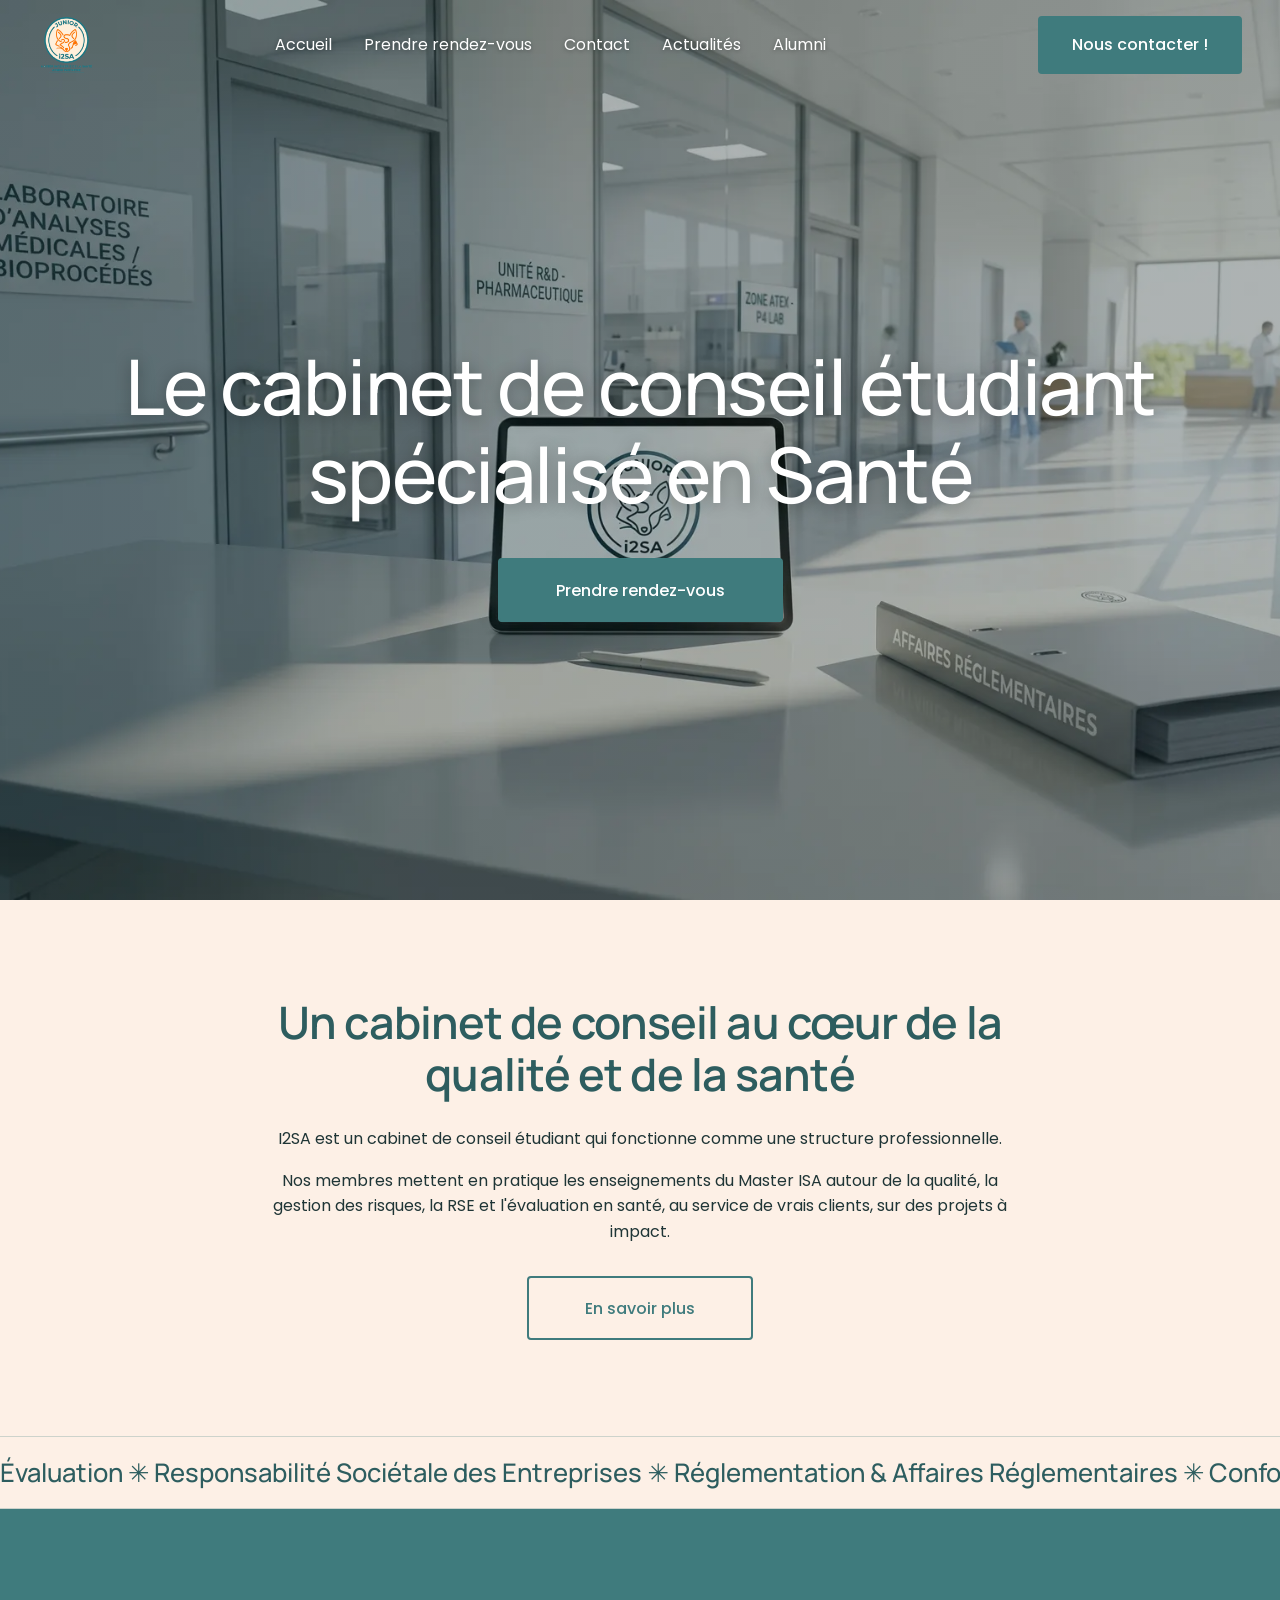
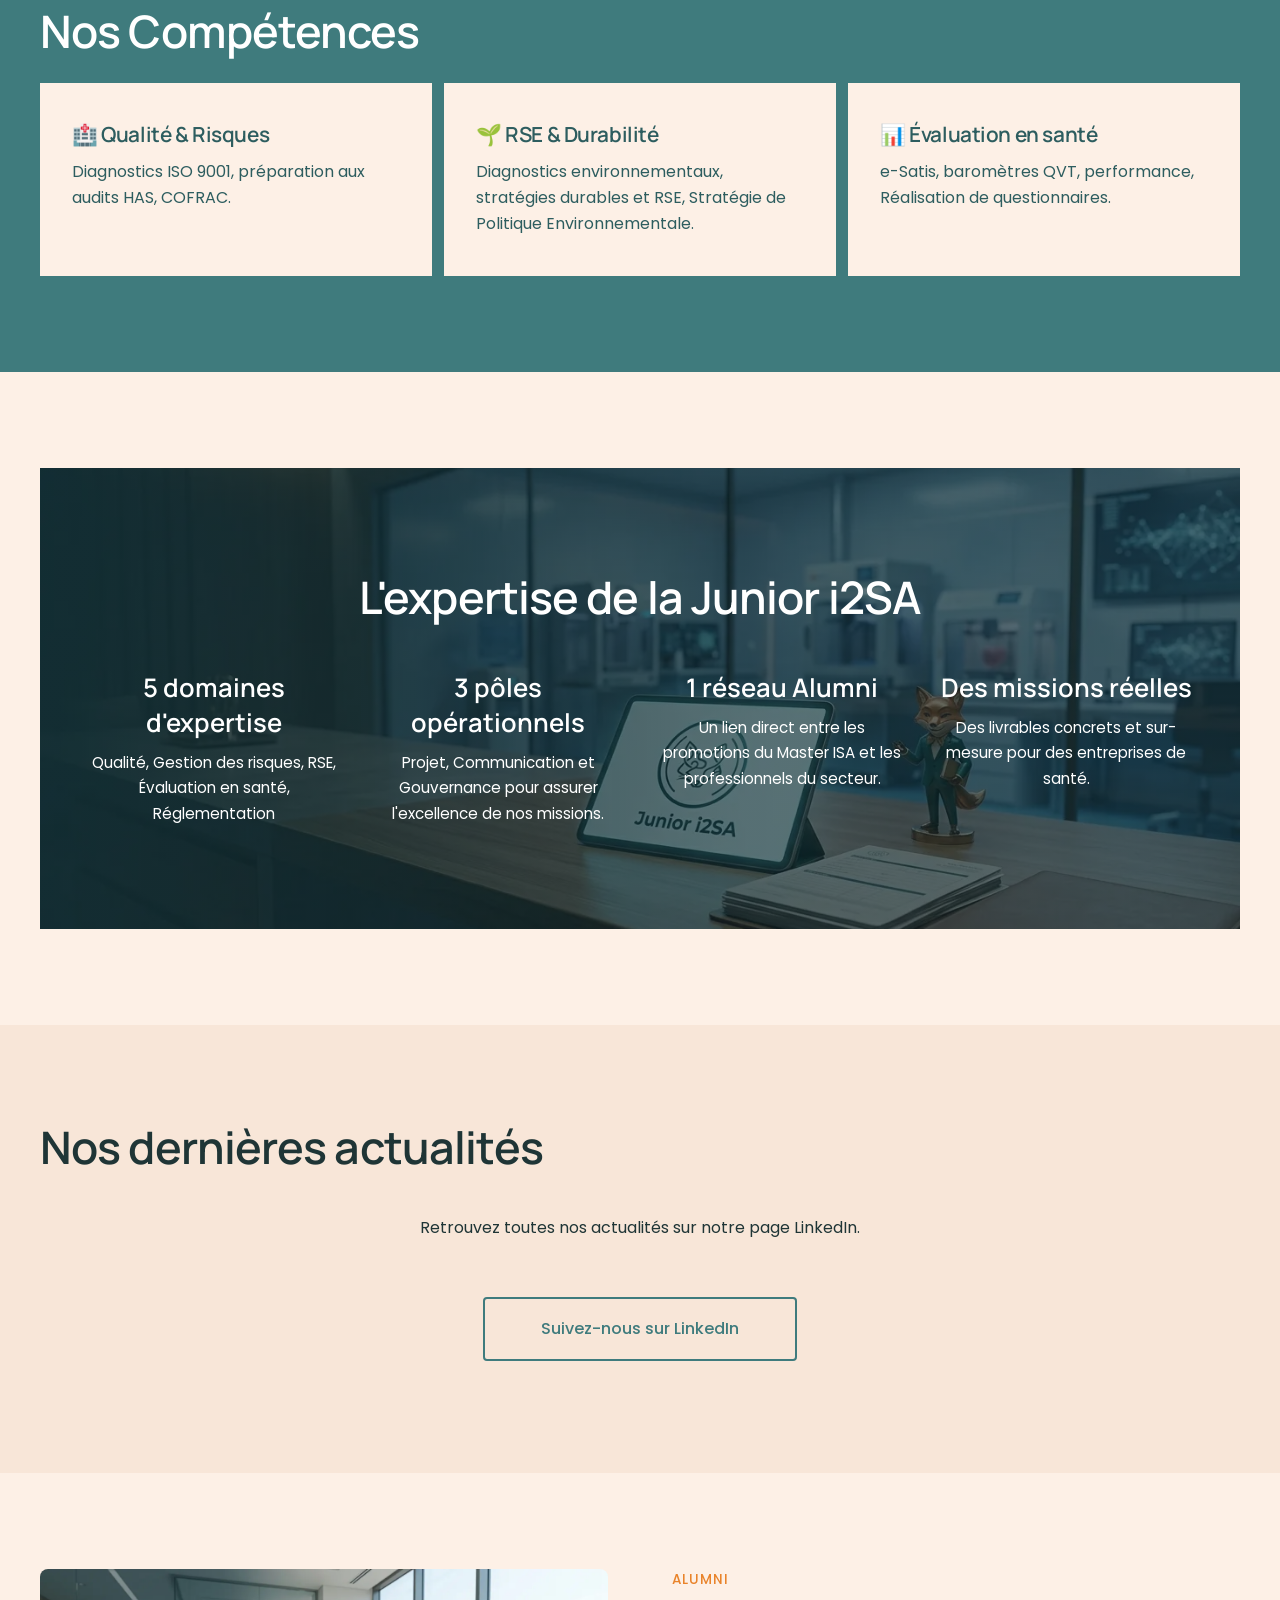
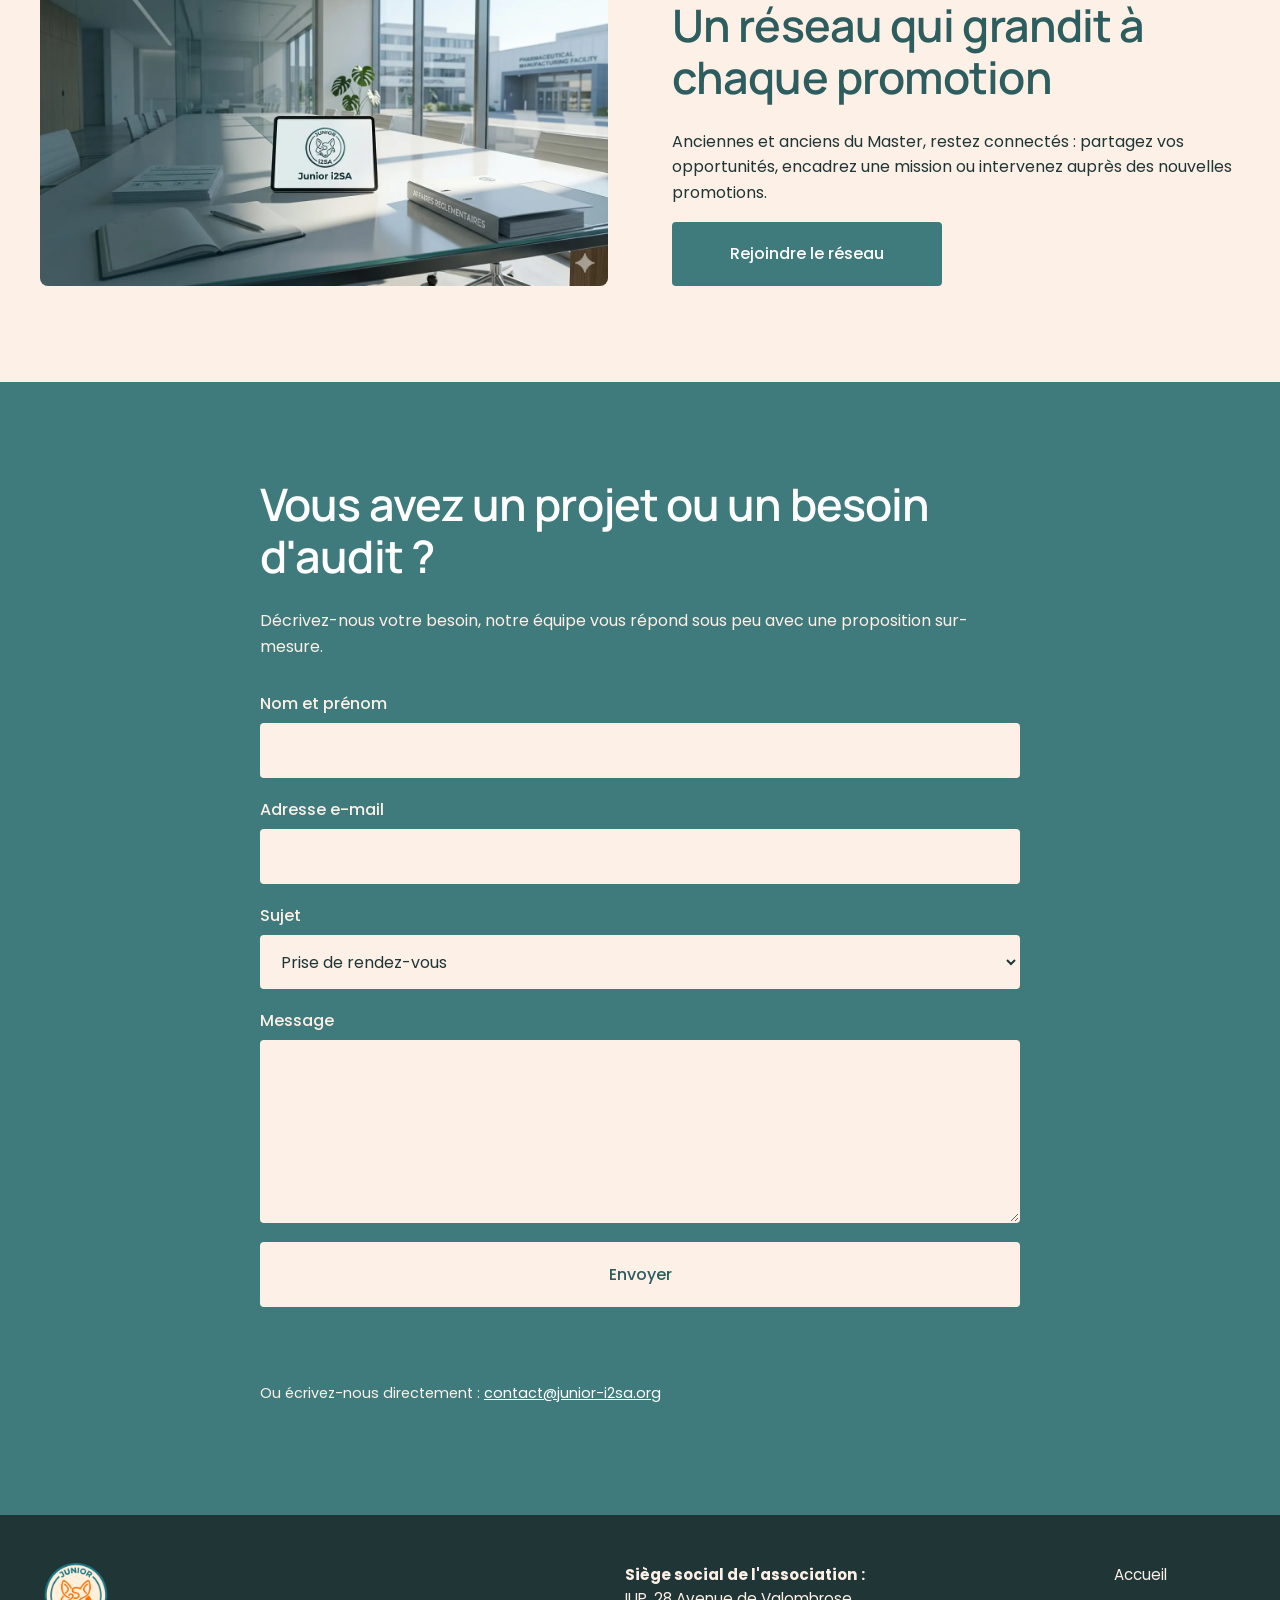
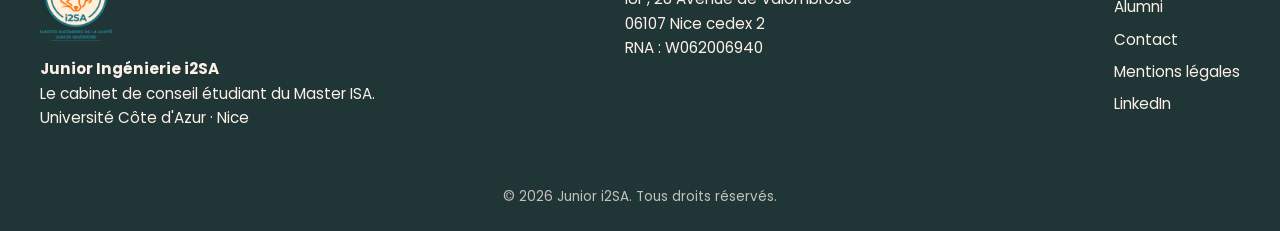
<file: index.html>
<!doctype html>
<html lang="fr">
<head>
  <meta charset="utf-8">
  <meta name="viewport" content="width=device-width, initial-scale=1">
  <title>Junior i2SA – Cabinet de conseil étudiant spécialisé en Santé</title>
  <meta name="description" content="Junior i2SA, le cabinet de conseil étudiant du Master ISA (Université Côte d'Azur, Nice) : missions de conseil en qualité, gestion des risques, RSE, évaluation en santé et réglementation.">
  <link rel="canonical" href="https://www.junior-i2sa.org/">

  <!-- Partage sur les réseaux sociaux -->
  <meta property="og:type" content="website">
  <meta property="og:title" content="Junior i2SA – Cabinet de conseil étudiant spécialisé en Santé">
  <meta property="og:description" content="Des missions réelles et des livrables sur-mesure pour les entreprises de santé.">
  <meta property="og:image" content="https://www.junior-i2sa.org/assets/img/og-image.jpg">
  <meta property="og:url" content="https://www.junior-i2sa.org/">
  <meta name="twitter:card" content="summary_large_image">

  <link rel="icon" href="./favicon.ico">
  <link rel="apple-touch-icon" href="./assets/img/apple-touch-icon.png">
  <link rel="preconnect" href="https://fonts.googleapis.com">
  <link rel="preconnect" href="https://fonts.gstatic.com" crossorigin>
  <link href="https://fonts.googleapis.com/css2?family=Manrope:wght@500;600;700&family=Poppins:wght@400;500&display=swap" rel="stylesheet">
  <link rel="stylesheet" href="./assets/css/style.css">
</head>
<body>
  <a class="skip-link" href="#main">Aller au contenu</a>

  <!-- ============ EN-TÊTE / NAVIGATION ============ -->
  <header class="site-header" id="top">
    <a class="brand" href="#top" aria-label="Junior i2SA – accueil">
      <img src="./assets/img/logo.png" alt="" width="56" height="56">
    </a>
    <button class="nav-toggle" aria-expanded="false" aria-controls="nav" aria-label="Ouvrir le menu">
      <span></span><span></span><span></span>
    </button>
    <nav id="nav" class="site-nav" aria-label="Navigation principale">
      <ul>
        <li><a href="#top">Accueil</a></li>
        <li><a href="#contact" data-subject="Prise de rendez-vous">Prendre rendez-vous</a></li>
        <li><a href="#contact">Contact</a></li>
        <li><a href="#actualites">Actualités</a></li>
        <li><a href="#alumni">Alumni</a></li>
      </ul>
      <a class="btn btn--header" href="#contact">Nous contacter !</a>
    </nav>
  </header>

  <main id="main">
    <!-- ============ HERO ============ -->
    <section class="hero" aria-labelledby="hero-title">
      <h1 id="hero-title">Le cabinet de conseil étudiant spécialisé en Santé</h1>
      <a class="btn" href="#contact" data-subject="Prise de rendez-vous">Prendre rendez-vous</a>
    </section>

    <!-- ============ À PROPOS ============ -->
    <section class="section intro" id="a-propos" aria-labelledby="about-title">
      <div class="container narrow">
        <h2 id="about-title">Un cabinet de conseil au cœur de la qualité et de la santé</h2>
        <p>
          I2SA est un cabinet de conseil étudiant qui fonctionne comme une structure professionnelle.
        </p>
        <p>
          Nos membres mettent en pratique les enseignements du Master ISA autour de la qualité,
          la gestion des risques, la RSE et l'évaluation en santé, au service de vrais clients,
          sur des projets à impact.
        </p>
        <a class="btn btn--outline" href="#expertise">En savoir plus</a>
      </div>
    </section>

    <!-- Bandeau défilant : modifiez les mots ci-dessous (le 2e bloc doit être identique au 1er) -->
    <div class="marquee" aria-hidden="true">
      <div class="marquee__track">
        <span>Évaluation ✳︎ Responsabilité Sociétale des Entreprises ✳︎ Réglementation &amp; Affaires Réglementaires ✳︎ Conformité ✳︎ Management par la Qualité ✳︎&nbsp;</span>
        <span>Évaluation ✳︎ Responsabilité Sociétale des Entreprises ✳︎ Réglementation &amp; Affaires Réglementaires ✳︎ Conformité ✳︎ Management par la Qualité ✳︎&nbsp;</span>
      </div>
    </div>

    <!-- ============ COMPÉTENCES ============
         Pour ajouter / modifier une compétence : copiez un bloc <article class="card"> ... </article> -->
    <section class="section section--teal" id="services" aria-labelledby="services-title">
      <div class="container">
        <h2 id="services-title">Nos Compétences</h2>
        <div class="cards">
          <article class="card">
            <h3>🏥 Qualité &amp; Risques</h3>
            <p>Diagnostics ISO 9001, préparation aux audits HAS, COFRAC.</p>
          </article>
          <article class="card">
            <h3>🌱 RSE &amp; Durabilité</h3>
            <p>Diagnostics environnementaux, stratégies durables et RSE, Stratégie de Politique Environnementale.</p>
          </article>
          <article class="card">
            <h3>📊 Évaluation en santé</h3>
            <p>e-Satis, baromètres QVT, performance, Réalisation de questionnaires.</p>
          </article>
        </div>
      </div>
    </section>

    <!-- ============ EXPERTISE / CHIFFRES CLÉS ============ -->
    <section class="section" id="expertise" aria-labelledby="expertise-title">
      <div class="container">
        <div class="banner">
          <h2 id="expertise-title">L'expertise de la Junior i2SA</h2>
          <ul class="stats">
            <li><strong>5 domaines d'expertise</strong><span>Qualité, Gestion des risques, RSE, Évaluation en santé, Réglementation</span></li>
            <li><strong>3 pôles opérationnels</strong><span>Projet, Communication et Gouvernance pour assurer l'excellence de nos missions.</span></li>
            <li><strong>1 réseau Alumni</strong><span>Un lien direct entre les promotions du Master ISA et les professionnels du secteur.</span></li>
            <li><strong>Des missions réelles</strong><span>Des livrables concrets et sur-mesure pour des entreprises de santé.</span></li>
          </ul>
        </div>
      </div>
    </section>

    <!-- ============ ACTUALITÉS LINKEDIN ============
         Rempli automatiquement depuis data/linkedin.json (voir README). -->
    <section class="section section--soft" id="actualites" aria-labelledby="news-title">
      <div class="container">
        <h2 id="news-title">Nos dernières actualités</h2>
        <div class="posts" id="linkedin-posts" aria-live="polite"></div>
        <p class="center">
          <a class="btn btn--outline" href="https://www.linkedin.com/company/juniori2sa/" target="_blank" rel="noopener">Suivez-nous sur LinkedIn</a>
        </p>
      </div>
    </section>

    <!-- ============ ALUMNI ============ -->
    <section class="section split" id="alumni" aria-labelledby="alumni-title">
      <div class="container split__inner">
        <img src="./assets/img/bureau-salle.webp" alt="Salle de réunion avec une tablette affichant le logo Junior i2SA" loading="lazy" width="1376" height="768">
        <div>
          <p class="eyebrow">Alumni</p>
          <h2 id="alumni-title">Un réseau qui grandit à chaque promotion</h2>
          <p>Anciennes et anciens du Master, restez connectés : partagez vos opportunités, encadrez une mission ou intervenez auprès des nouvelles promotions.</p>
          <a class="btn" href="#contact" data-subject="Alumni">Rejoindre le réseau</a>
        </div>
      </div>
    </section>

    <!-- ============ CONTACT ============ -->
    <section class="section section--teal" id="contact" aria-labelledby="contact-title">
      <div class="container narrow">
        <h2 id="contact-title">Vous avez un projet ou un besoin d'audit ?</h2>
        <p>Décrivez-nous votre besoin, notre équipe vous répond sous peu avec une proposition sur-mesure.</p>

        <form id="contact-form" class="form" novalidate>
          <div class="field">
            <label for="name">Nom et prénom</label>
            <input id="name" name="name" autocomplete="name" required>
          </div>
          <div class="field">
            <label for="email">Adresse e-mail</label>
            <input id="email" name="email" type="email" autocomplete="email" required>
          </div>
          <div class="field">
            <label for="subject">Sujet</label>
            <select id="subject" name="subject" required>
              <option>Prise de rendez-vous</option>
              <option>Demande de devis</option>
              <option>Partenariat</option>
              <option>Alumni</option>
              <option>Autre</option>
            </select>
          </div>
          <div class="field">
            <label for="message">Message</label>
            <textarea id="message" name="message" rows="6" required></textarea>
          </div>
          <!-- Piège anti-spam : invisible pour les humains -->
          <div class="hp" aria-hidden="true">
            <label for="website">Ne pas remplir</label>
            <input id="website" name="website" tabindex="-1" autocomplete="off">
          </div>
          <button class="btn btn--light" type="submit">Envoyer</button>
          <p class="form-status" id="form-status" role="status"></p>
        </form>
        <p class="small">Ou écrivez-nous directement : <a href="mailto:contact@junior-i2sa.org">contact@junior-i2sa.org</a></p>
      </div>
    </section>
  </main>

  <!-- ============ PIED DE PAGE ============ -->
  <footer class="site-footer">
    <div class="container footer__inner">
      <div>
        <img src="./assets/img/logo.png" alt="Logo Junior i2SA" width="72" height="72" loading="lazy">
        <p><strong>Junior Ingénierie i2SA</strong><br>
           Le cabinet de conseil étudiant du Master ISA.<br>
           Université Côte d'Azur · Nice</p>
      </div>
      <address>
        <strong>Siège social de l'association :</strong><br>
        IUP, 28 Avenue de Valombrose<br>
        06107 Nice cedex 2<br>
        RNA : W062006940
      </address>
      <ul class="social" aria-label="Liens">
        <li><a href="#top">Accueil</a></li>
        <li><a href="#alumni">Alumni</a></li>
        <li><a href="#contact">Contact</a></li>
        <li><a href="./mentions-legales.html">Mentions légales</a></li>
        <li><a href="https://www.linkedin.com/company/juniori2sa/" target="_blank" rel="noopener">LinkedIn</a></li>
      </ul>
    </div>
    <p class="copyright">© <span id="year"></span> Junior i2SA. Tous droits réservés.</p>
  </footer>

  <script src="./assets/js/script.js"></script>
</body>
</html>
</file>
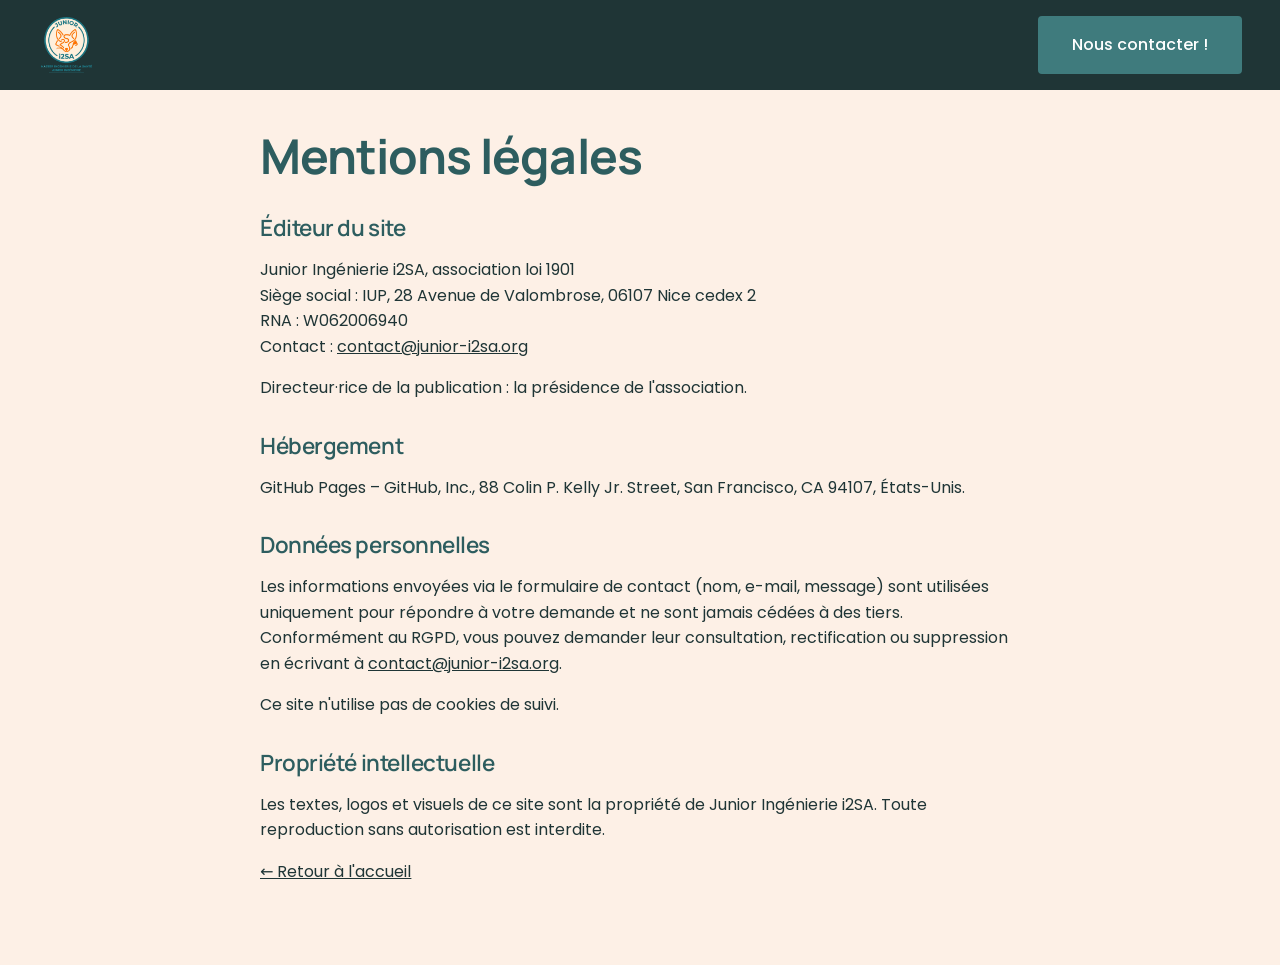
<file: mentions-legales.html>
<!doctype html>
<html lang="fr">
<head>
  <meta charset="utf-8">
  <meta name="viewport" content="width=device-width, initial-scale=1">
  <title>Mentions légales – Junior i2SA</title>
  <meta name="robots" content="noindex">
  <link rel="icon" href="./favicon.ico">
  <link rel="preconnect" href="https://fonts.googleapis.com">
  <link rel="preconnect" href="https://fonts.gstatic.com" crossorigin>
  <link href="https://fonts.googleapis.com/css2?family=Manrope:wght@500;600;700&family=Poppins:wght@400;500&display=swap" rel="stylesheet">
  <link rel="stylesheet" href="./assets/css/style.css">
</head>
<body>
  <header class="site-header site-header--solid">
    <a class="brand" href="./index.html" aria-label="Junior i2SA – accueil">
      <img src="./assets/img/logo.png" alt="" width="56" height="56">
    </a>
    <a class="btn btn--header" href="./index.html#contact">Nous contacter !</a>
  </header>

  <main class="page">
    <div class="container narrow">
      <h1>Mentions légales</h1>

      <h2>Éditeur du site</h2>
      <p>Junior Ingénierie i2SA, association loi 1901<br>
         Siège social : IUP, 28 Avenue de Valombrose, 06107 Nice cedex 2<br>
         RNA : W062006940<br>
         Contact : <a href="mailto:contact@junior-i2sa.org">contact@junior-i2sa.org</a></p>
      <!-- TODO : indiquer le nom du directeur ou de la directrice de la publication (en général la présidence) -->
      <p>Directeur·rice de la publication : la présidence de l'association.</p>

      <h2>Hébergement</h2>
      <p>GitHub Pages – GitHub, Inc., 88 Colin P. Kelly Jr. Street, San Francisco, CA 94107, États-Unis.</p>

      <h2>Données personnelles</h2>
      <p>Les informations envoyées via le formulaire de contact (nom, e-mail, message) sont utilisées
         uniquement pour répondre à votre demande et ne sont jamais cédées à des tiers.
         Conformément au RGPD, vous pouvez demander leur consultation, rectification ou suppression
         en écrivant à <a href="mailto:contact@junior-i2sa.org">contact@junior-i2sa.org</a>.</p>
      <p>Ce site n'utilise pas de cookies de suivi.</p>

      <h2>Propriété intellectuelle</h2>
      <p>Les textes, logos et visuels de ce site sont la propriété de Junior Ingénierie i2SA.
         Toute reproduction sans autorisation est interdite.</p>

      <p><a href="./index.html">← Retour à l'accueil</a></p>
    </div>
  </main>
</body>
</html>
</file>
<file: assets/css/style.css>
/* ==========================================================
   Junior i2SA – feuille de style
   Pour changer les couleurs du site, modifiez uniquement :root
   ========================================================== */
:root {
  --teal: #3f7b7d;        /* couleur principale */
  --teal-dark: #2d5d5f;
  --cream: #fdf0e6;       /* fond crème */
  --orange: #e9832a;      /* accent (renard du logo) */
  --ink: #1f3536;         /* texte */
  --white: #ffffff;
  --radius: 4px;
  --max: 1200px;
  --font-title: "Manrope", system-ui, sans-serif;
  --font-body: "Poppins", system-ui, sans-serif;
}

*, *::before, *::after { box-sizing: border-box; }
html { scroll-behavior: smooth; scroll-padding-top: 90px; }
body { margin: 0; font-family: var(--font-body); color: var(--ink); background: var(--cream); line-height: 1.6; }
img { max-width: 100%; height: auto; display: block; }
a { color: inherit; }
h1, h2, h3 { font-family: var(--font-title); line-height: 1.15; letter-spacing: -0.02em; margin: 0 0 .6em; }
h2 { font-size: clamp(1.8rem, 4vw, 2.8rem); font-weight: 600; }
h3 { font-size: 1.3rem; font-weight: 600; }
:focus-visible { outline: 3px solid var(--orange); outline-offset: 3px; }

.skip-link { position: absolute; left: -999px; top: 0; background: var(--white); padding: .6rem 1rem; z-index: 100; }
.skip-link:focus { left: 1rem; }
.container { width: min(100% - 32px, var(--max)); margin-inline: auto; }
.narrow { max-width: 760px; }
.center { text-align: center; }
.small { font-size: .9rem; }
.eyebrow { color: var(--orange); font-weight: 500; text-transform: uppercase; letter-spacing: .08em; font-size: .85rem; margin: 0 0 .5rem; }

/* ---------- Boutons ---------- */
.btn { display: inline-block; background: var(--teal); color: var(--white); text-decoration: none; padding: 1.1rem 3.5rem; border: 2px solid var(--teal); border-radius: var(--radius); font: 500 1rem var(--font-body); cursor: pointer; transition: background .2s, color .2s; }
.btn:hover { background: var(--teal-dark); border-color: var(--teal-dark); }
.btn--header { padding: .9rem 2rem; }
.btn--outline { background: transparent; color: var(--teal); }
.btn--outline:hover { color: var(--white); }
.btn--light { background: var(--cream); color: var(--teal-dark); border-color: var(--cream); }
.btn--light:hover { background: var(--white); color: var(--teal-dark); border-color: var(--white); }
.btn[disabled] { opacity: .6; cursor: wait; }

/* ---------- En-tête ---------- */
.site-header { position: fixed; inset: 0 0 auto; z-index: 50; display: flex; align-items: center; justify-content: space-between; padding: 1rem clamp(16px, 3vw, 56px); transition: background .3s, box-shadow .3s; }
.site-header.scrolled { background: rgba(31, 53, 54, .92); backdrop-filter: blur(6px); box-shadow: 0 2px 12px rgba(0,0,0,.15); }
.brand img { width: 56px; height: 56px; object-fit: contain; }
.site-nav { display: flex; align-items: center; gap: 2rem; flex: 1; justify-content: flex-end; }
.site-nav ul { list-style: none; display: flex; gap: 2rem; margin: 0 auto; padding: 0; }
.site-nav ul a { color: var(--white); text-decoration: none; text-shadow: 0 1px 4px rgba(0,0,0,.35); }
.site-nav ul a:hover { text-decoration: underline; text-underline-offset: 6px; }
.nav-toggle { display: none; background: none; border: 0; padding: .5rem; cursor: pointer; }
.nav-toggle span { display: block; width: 26px; height: 2px; background: var(--white); margin: 6px 0; }

@media (max-width: 860px) {
  .nav-toggle { display: block; }
  .site-nav { position: fixed; inset: 0 0 0 auto; width: min(80vw, 320px); background: var(--teal-dark); flex-direction: column; align-items: flex-start; justify-content: flex-start; padding: 6rem 2rem 2rem; transform: translateX(100%); transition: transform .3s; }
  .site-nav.open { transform: none; }
  .site-nav ul { flex-direction: column; margin: 0; gap: 1.2rem; font-size: 1.15rem; }
  .nav-toggle { position: relative; z-index: 60; }
}

/* ---------- Hero ---------- */
.hero { min-height: min(100svh, 960px); display: flex; flex-direction: column; align-items: center; justify-content: center; gap: 2.5rem; text-align: center; color: var(--white); padding: 8rem 16px 4rem;
  background: linear-gradient(rgba(20, 35, 36, .35), rgba(20, 35, 36, .35)), url("../img/hero.webp") center / cover no-repeat; }
.hero h1 { font-size: clamp(2.2rem, 6vw, 5rem); font-weight: 500; max-width: 22ch; text-shadow: 0 2px 16px rgba(0,0,0,.3); margin: 0; }

/* ---------- Sections ---------- */
.section { padding: clamp(3.5rem, 8vw, 6rem) 0; }
.section--teal { background: var(--teal); color: var(--cream); }
.section--teal h2 { color: var(--white); }
.section--soft { background: #f8e6d8; }
.intro { text-align: center; }
.intro h2 { color: var(--teal-dark); }

.cards { display: flex; flex-wrap: wrap; gap: 12px; }
.cards > * { flex: 1 1 300px; }
.card { background: var(--cream); color: var(--teal-dark); padding: 2.5rem 2rem; }
.card p { margin: 0; }

.banner { position: relative; color: var(--white); text-align: center; padding: clamp(3rem, 8vw, 8rem) clamp(1rem, 4vw, 3rem);
  background: linear-gradient(rgba(15, 40, 45, .65), rgba(15, 40, 45, .65)), url("../img/expertise.webp") center / cover; }
.banner h2 { margin-bottom: 3rem; }
.stats { list-style: none; padding: 0; margin: 0; display: grid; grid-template-columns: repeat(auto-fit, minmax(220px, 1fr)); gap: 2rem; }
.stats strong { display: block; font: 600 1.6rem var(--font-title); margin-bottom: .6rem; }
.stats span { font-size: .95rem; }

/* ---------- Actualités LinkedIn ---------- */
.posts { display: grid; grid-template-columns: repeat(auto-fill, minmax(280px, 1fr)); gap: 1.5rem; margin-bottom: 2.5rem; }
.post { background: var(--white); border-radius: 8px; overflow: hidden; display: flex; flex-direction: column; box-shadow: 0 2px 10px rgba(31,53,54,.08); text-decoration: none; transition: transform .2s; }
.post:hover { transform: translateY(-3px); }
.post img { aspect-ratio: 16/9; object-fit: cover; width: 100%; }
.post__body { padding: 1.25rem 1.5rem 1.5rem; display: flex; flex-direction: column; gap: .6rem; flex: 1; }
.post time { color: var(--teal); font-size: .85rem; font-weight: 500; }
.post p { margin: 0; display: -webkit-box; -webkit-line-clamp: 5; -webkit-box-orient: vertical; overflow: hidden; }
.post__more { margin-top: auto; color: var(--teal-dark); font-weight: 500; }
.posts__empty { grid-column: 1 / -1; text-align: center; }

/* ---------- Alumni ---------- */
.split__inner { display: grid; grid-template-columns: 1fr 1fr; gap: clamp(2rem, 5vw, 4rem); align-items: center; }
.split img { border-radius: 8px; }
.split h2 { color: var(--teal-dark); }
@media (max-width: 760px) { .split__inner { grid-template-columns: 1fr; } }

/* ---------- Formulaire ---------- */
.form { display: grid; gap: 1.2rem; margin: 2rem 0; }
.field { display: grid; gap: .4rem; }
.field label { font-weight: 500; }
.field input, .field select, .field textarea { font: inherit; padding: .85rem 1rem; border: 1px solid transparent; border-radius: var(--radius); background: var(--cream); color: var(--ink); width: 100%; }
.field :focus-visible { outline-color: var(--orange); }
.hp { position: absolute; left: -9999px; width: 1px; height: 1px; overflow: hidden; }
.form-status { min-height: 1.5em; margin: 0; font-weight: 500; }
.form-status.ok { color: #fff; }
.form-status.err { color: #ffd9b8; }
.section--teal a { color: var(--white); }

/* ---------- Pied de page ---------- */
.site-footer { background: var(--ink); color: var(--cream); padding: 3rem 0 1.5rem; font-size: .95rem; }
.footer__inner { display: flex; flex-wrap: wrap; justify-content: space-between; gap: 2rem; align-items: flex-start; }
.footer__inner img { margin-bottom: 1rem; }
.social { list-style: none; padding: 0; margin: 0; display: flex; gap: 1.5rem; }
.copyright { text-align: center; opacity: .75; margin: 2.5rem 0 0; font-size: .85rem; }

@media (prefers-reduced-motion: reduce) { html { scroll-behavior: auto; } * { transition: none !important; } }

/* ---------- Bandeau défilant ---------- */
.marquee { overflow: hidden; background: var(--cream); color: var(--teal-dark); border-block: 1px solid rgba(63,123,125,.25); padding: 1.1rem 0; font: 500 clamp(1.1rem, 2.5vw, 1.6rem) var(--font-title); white-space: nowrap; }
.marquee__track { display: inline-flex; animation: marquee 40s linear infinite; }
@keyframes marquee { to { transform: translateX(-50%); } }
@media (prefers-reduced-motion: reduce) { .marquee__track { animation: none; } }

.intro .btn { margin-top: 1rem; }
.site-footer address { font-style: normal; }
.site-footer .social { flex-direction: column; gap: .5rem; }
.site-footer a { text-decoration: none; }
.site-footer a:hover { text-decoration: underline; }

/* ---------- Page simple (mentions légales) ---------- */
.page { padding: 8rem 0 4rem; }
.page h1 { font-size: clamp(2rem, 5vw, 3rem); color: var(--teal-dark); }
.page h2 { font-size: 1.4rem; margin-top: 2rem; color: var(--teal-dark); }
.site-header--solid { background: var(--ink); }
</file>
